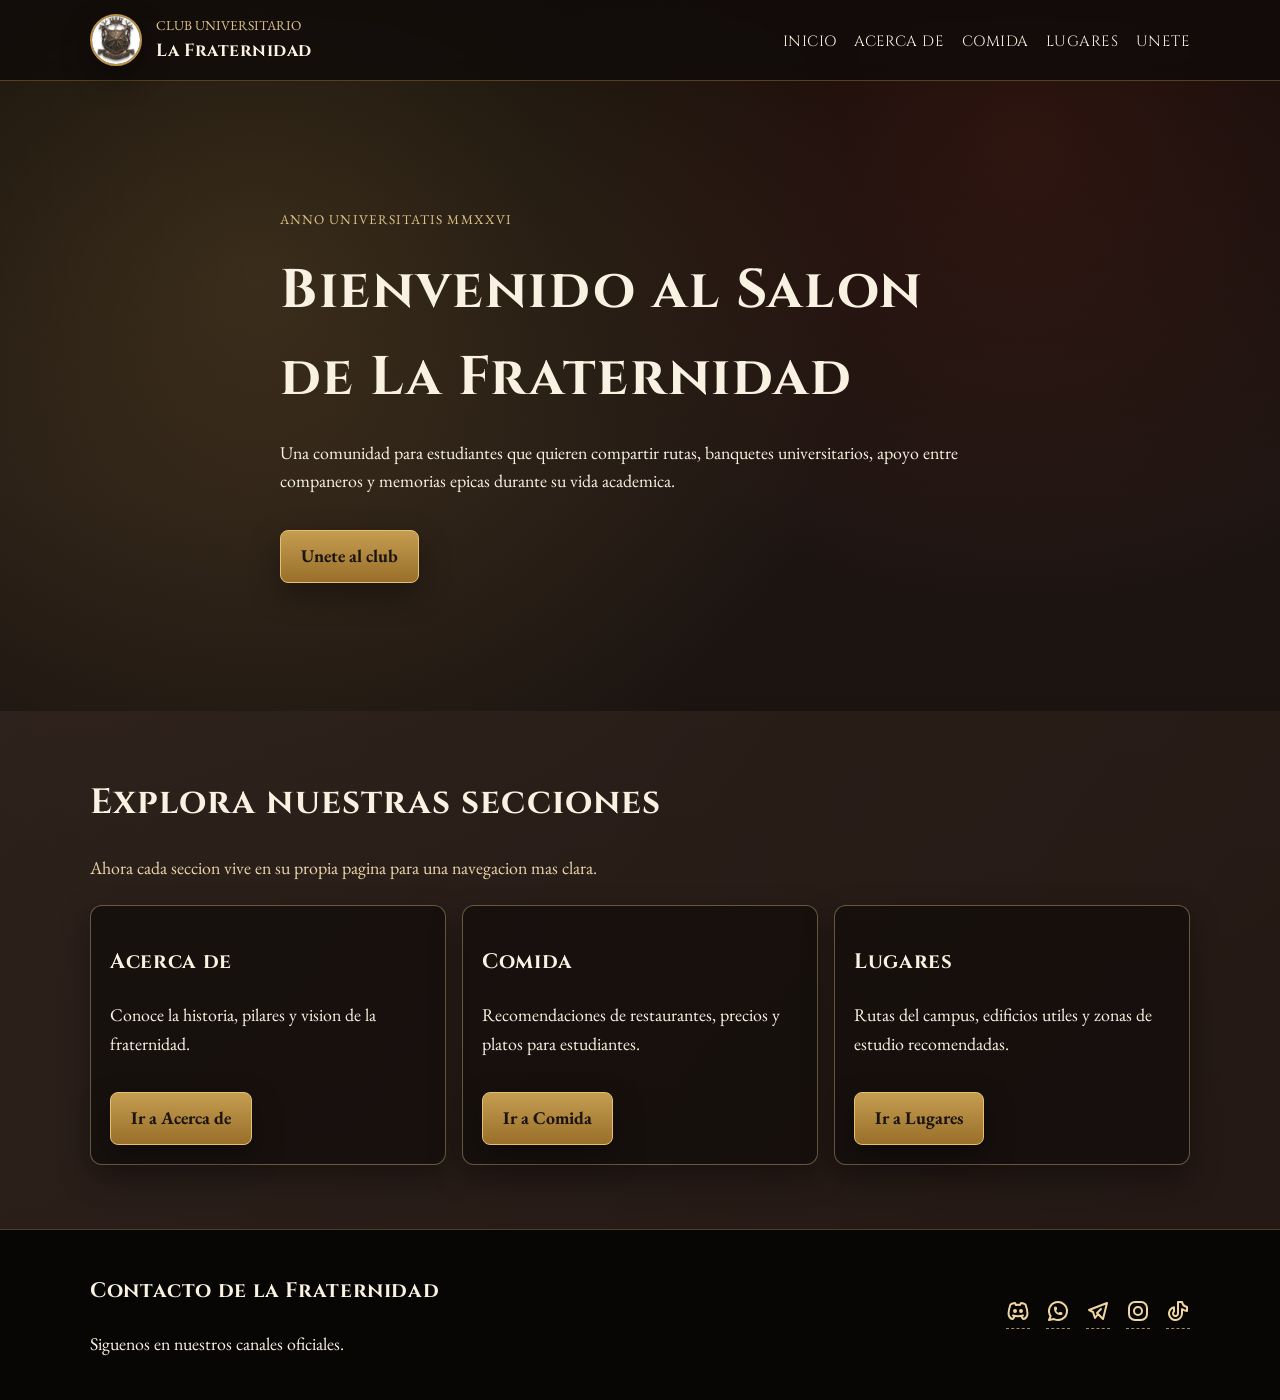
<file: index.html>
<!doctype html>
<html lang="es">
<head>
    <meta charset="utf-8">
    <meta name="viewport" content="width=device-width, initial-scale=1">
    <link rel="icon" type="image/png" href="./assets/fraternidad.png">
    <title>La Fraternidad | Inicio</title>
    <meta name="description" content="Club universitario con espiritu medieval: comunidad, rutas, comida y aventuras estudiantiles.">
    <link rel="preconnect" href="https://fonts.googleapis.com">
    <link rel="preconnect" href="https://fonts.gstatic.com" crossorigin>
    <link href="https://fonts.googleapis.com/css2?family=Cinzel:wght@500;700;800&family=EB+Garamond:wght@400;500;700&display=swap" rel="stylesheet">
    <link rel="stylesheet" href="./assets/styles.css">
</head>
<body>
    <header class="site-header" id="top">
        <div class="container nav-wrap">
            <a class="brand" href="./index.html" aria-label="Inicio La Fraternidad">
                <img src="./assets/fraternidad.jpeg" alt="Escudo de La Fraternidad" class="brand-logo">
                <div>
                    <p class="brand-kicker">Club Universitario</p>
                    <p class="brand-title">La Fraternidad</p>
                </div>
            </a>
            <button class="menu-toggle" aria-expanded="false" aria-controls="main-menu">Menu</button>
            <nav>
                <ul id="main-menu" class="menu">
                    <li><a href="./index.html">Inicio</a></li>
                    <li><a href="./paginas/acerca.html">Acerca de</a></li>
                    <li><a href="./paginas/comida.html">Comida</a></li>
                    <li><a href="./paginas/lugares.html">Lugares</a></li>
                    <li><a href="./paginas/unete.html">Unete</a></li>
                </ul>
            </nav>
        </div>
    </header>

    <main>
        <section class="hero section">
            <div class="container hero-content">
                <p class="eyebrow">Anno Universitatis MMXXVI</p>
                <h1>Bienvenido al Salon de La Fraternidad</h1>
                <p>
                    Una comunidad para estudiantes que quieren compartir rutas, banquetes universitarios,
                    apoyo entre companeros y memorias epicas durante su vida academica.
                </p>
                <a href="./paginas/unete.html" class="btn-primary">Unete al club</a>
            </div>
        </section>

        <section class="section parchment">
            <div class="container">
                <h2>Explora nuestras secciones</h2>
                <p class="section-intro">Ahora cada seccion vive en su propia pagina para una navegacion mas clara.</p>
                <div class="placeholder-grid">
                    <article class="placeholder-card">
                        <h3>Acerca de</h3>
                        <p>Conoce la historia, pilares y vision de la fraternidad.</p>
                        <a class="btn-primary" href="./paginas/acerca.html">Ir a Acerca de</a>
                    </article>
                    <article class="placeholder-card">
                        <h3>Comida</h3>
                        <p>Recomendaciones de restaurantes, precios y platos para estudiantes.</p>
                        <a class="btn-primary" href="./paginas/comida.html">Ir a Comida</a>
                    </article>
                    <article class="placeholder-card">
                        <h3>Lugares</h3>
                        <p>Rutas del campus, edificios utiles y zonas de estudio recomendadas.</p>
                        <a class="btn-primary" href="./paginas/lugares.html">Ir a Lugares</a>
                    </article>
                </div>
            </div>
        </section>
    </main>

    <footer class="site-footer">
        <div class="container footer-grid">
            <div>
                <h3>Contacto de la Fraternidad</h3>
                <p>Siguenos en nuestros canales oficiales.</p>
            </div>
            <ul class="social-links">
                <li><a href="https://discord.gg/yourinvite" target="_blank" rel="noopener noreferrer">
                    <svg xmlns="http://www.w3.org/2000/svg" width="24" height="24" viewBox="0 0 24 24" fill="none" stroke="currentColor" stroke-width="2" stroke-linecap="round" stroke-linejoin="round" class="icon icon-tabler icons-tabler-outline icon-tabler-brand-discord"><path stroke="none" d="M0 0h24v24H0z" fill="none" /><path d="M8 12a1 1 0 1 0 2 0a1 1 0 0 0 -2 0" /><path d="M14 12a1 1 0 1 0 2 0a1 1 0 0 0 -2 0" /><path d="M15.5 17c0 1 1.5 3 2 3c1.5 0 2.833 -1.667 3.5 -3c.667 -1.667 .5 -5.833 -1.5 -11.5c-1.457 -1.015 -3 -1.34 -4.5 -1.5l-.972 1.923a11.913 11.913 0 0 0 -4.053 0l-.975 -1.923c-1.5 .16 -3.043 .485 -4.5 1.5c-2 5.667 -2.167 9.833 -1.5 11.5c.667 1.333 2 3 3.5 3c.5 0 2 -2 2 -3" /><path d="M7 16.5c3.5 1 6.5 1 10 0" />
                    </svg></a>
                </li>
                <li><a href="https://chat.whatsapp.com/Cyn61HVEgZJ2REvMO6CGEy" target="_blank" rel="noopener noreferrer">
                    <svg xmlns="http://www.w3.org/2000/svg" width="24" height="24" viewBox="0 0 24 24" fill="none" stroke="currentColor" stroke-width="2" stroke-linecap="round" stroke-linejoin="round" class="icon icon-tabler icons-tabler-outline icon-tabler-brand-whatsapp">
	                    <path stroke="none" d="M0 0h24v24H0z" fill="none" />
	                    <path d="M3 21l1.65 -3.8a9 9 0 1 1 3.4 2.9l-5.05 .9" />
	                    <path d="M9 10a.5 .5 0 0 0 1 0v-1a.5 .5 0 0 0 -1 0v1a5 5 0 0 0 5 5h1a.5 .5 0 0 0 0 -1h-1a.5 .5 0 0 0 0 1" />
                    </svg></a>
                </li>
                <li><a href="https://t.me/Unificadorbot" target="_blank" rel="noopener noreferrer">
                    <svg xmlns="http://www.w3.org/2000/svg" width="24" height="24" viewBox="0 0 24 24" fill="none" stroke="currentColor" stroke-width="2" stroke-linecap="round" stroke-linejoin="round" class="icon icon-tabler icons-tabler-outline icon-tabler-brand-telegram">
	                    <path stroke="none" d="M0 0h24v24H0z" fill="none" />
	                    <path d="M15 10l-4 4l6 6l4 -16l-18 7l4 2l2 6l3 -4" />
                    </svg></a>
                </li>
                <li><a href="https://www.instagram.com/somos_la_fraternidad/" target="_blank" rel="noopener noreferrer">
                    <svg xmlns="http://www.w3.org/2000/svg" fill="none" viewBox="0 0 24 24" stroke="currentColor" stroke-width="2" stroke-linecap="round" stroke-linejoin="round" height="24" width="24">
                        <rect x="3" y="3" width="18" height="18" rx="6" ry="6" stroke="currentColor" stroke-width="2" fill="none"></rect>
                        <circle cx="12" cy="12" r="4" stroke="currentColor" stroke-width="2" fill="none"></circle>
                    </svg></a>
                </li>
                <li><a href="https://www.tiktok.com/@somos_la_fraternidad" target="_blank" rel="noopener noreferrer">
                    <svg xmlns="http://www.w3.org/2000/svg" width="24" height="24" viewBox="0 0 24 24" fill="none" stroke="currentColor" stroke-width="2" stroke-linecap="round" stroke-linejoin="round" class="icon icon-tabler icons-tabler-outline icon-tabler-brand-tiktok">
	                    <path stroke="none" d="M0 0h24v24H0z" fill="none" />
	                    <path d="M21 7.917v4.034a9.948 9.948 0 0 1 -5 -1.951v4.5a6.5 6.5 0 1 1 -8 -6.326v4.326a2.5 2.5 0 1 0 4 2v-11.5h4.083a6.005 6.005 0 0 0 4.917 4.917" />
                    </svg></a>
                </li>
            </ul>
        </div>
    </footer>

    <script src="./assets/main.js"></script>
</body>
</html>
</file>
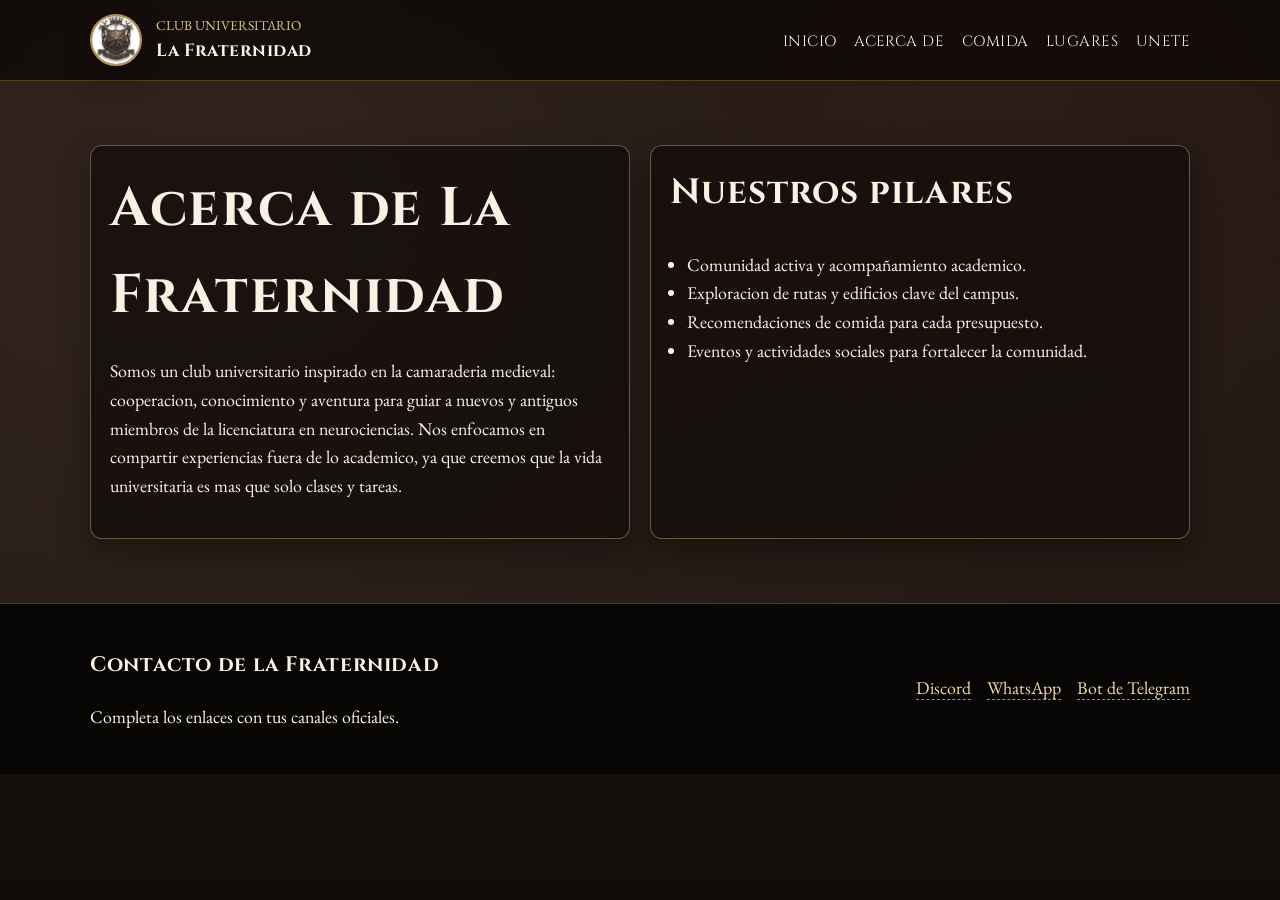
<file: paginas/acerca.html>
<!doctype html>
<html lang="es">
<head>
    <meta charset="utf-8">
    <meta name="viewport" content="width=device-width, initial-scale=1">
    <title>La Fraternidad | Acerca de</title>
    <meta name="description" content="Historia y pilares de La Fraternidad.">
    <link rel="preconnect" href="https://fonts.googleapis.com">
    <link rel="preconnect" href="https://fonts.gstatic.com" crossorigin>
    <link href="https://fonts.googleapis.com/css2?family=Cinzel:wght@500;700;800&family=EB+Garamond:wght@400;500;700&display=swap" rel="stylesheet">
    <link rel="stylesheet" href="../assets/styles.css">
</head>
<body>
    <header class="site-header" id="top">
        <div class="container nav-wrap">
            <a class="brand" href="../index.html" aria-label="Inicio La Fraternidad">
                <img src="../assets/fraternidad.jpeg" alt="Escudo de La Fraternidad" class="brand-logo">
                <div>
                    <p class="brand-kicker">Club Universitario</p>
                    <p class="brand-title">La Fraternidad</p>
                </div>
            </a>
            <button class="menu-toggle" aria-expanded="false" aria-controls="main-menu">Menu</button>
            <nav>
                <ul id="main-menu" class="menu">
                    <li><a href="../index.html">Inicio</a></li>
                    <li><a href="./acerca.html">Acerca de</a></li>
                    <li><a href="./comida.html">Comida</a></li>
                    <li><a href="./lugares.html">Lugares</a></li>
                    <li><a href="./unete.html">Unete</a></li>
                </ul>
            </nav>
        </div>
    </header>

    <main>
        <section class="section parchment">
            <div class="container grid-2">
                <article class="card">
                    <h1>Acerca de La Fraternidad</h1>
                    <p>
                        Somos un club universitario inspirado en la camaraderia medieval: cooperacion,
                        conocimiento y aventura para guiar a nuevos y antiguos miembros de la licenciatura en neurociencias.
                        Nos enfocamos en compartir experiencias fuera de lo academico, ya que creemos que la vida universitaria es mas que solo clases y tareas.
                    </p>
                </article>
                <article class="card">
                    <h2>Nuestros pilares</h2>
                    <ul class="list">
                        <li>Comunidad activa y acompañamiento academico.</li>
                        <li>Exploracion de rutas y edificios clave del campus.</li>
                        <li>Recomendaciones de comida para cada presupuesto.</li>
                        <li>Eventos y actividades sociales para fortalecer la comunidad.</li>
                    </ul>
                </article>
            </div>
        </section>
    </main>

    <footer class="site-footer">
        <div class="container footer-grid">
            <div>
                <h3>Contacto de la Fraternidad</h3>
                <p>Completa los enlaces con tus canales oficiales.</p>
            </div>
            <ul class="social-links">
                <li><a href="#" target="_blank" rel="noopener noreferrer">Discord</a></li>
                <li><a href="#" target="_blank" rel="noopener noreferrer">WhatsApp</a></li>
                <li><a href="#" target="_blank" rel="noopener noreferrer">Bot de Telegram</a></li>
            </ul>
        </div>
    </footer>

    <script src="../assets/main.js"></script>
</body>
</html>
</file>
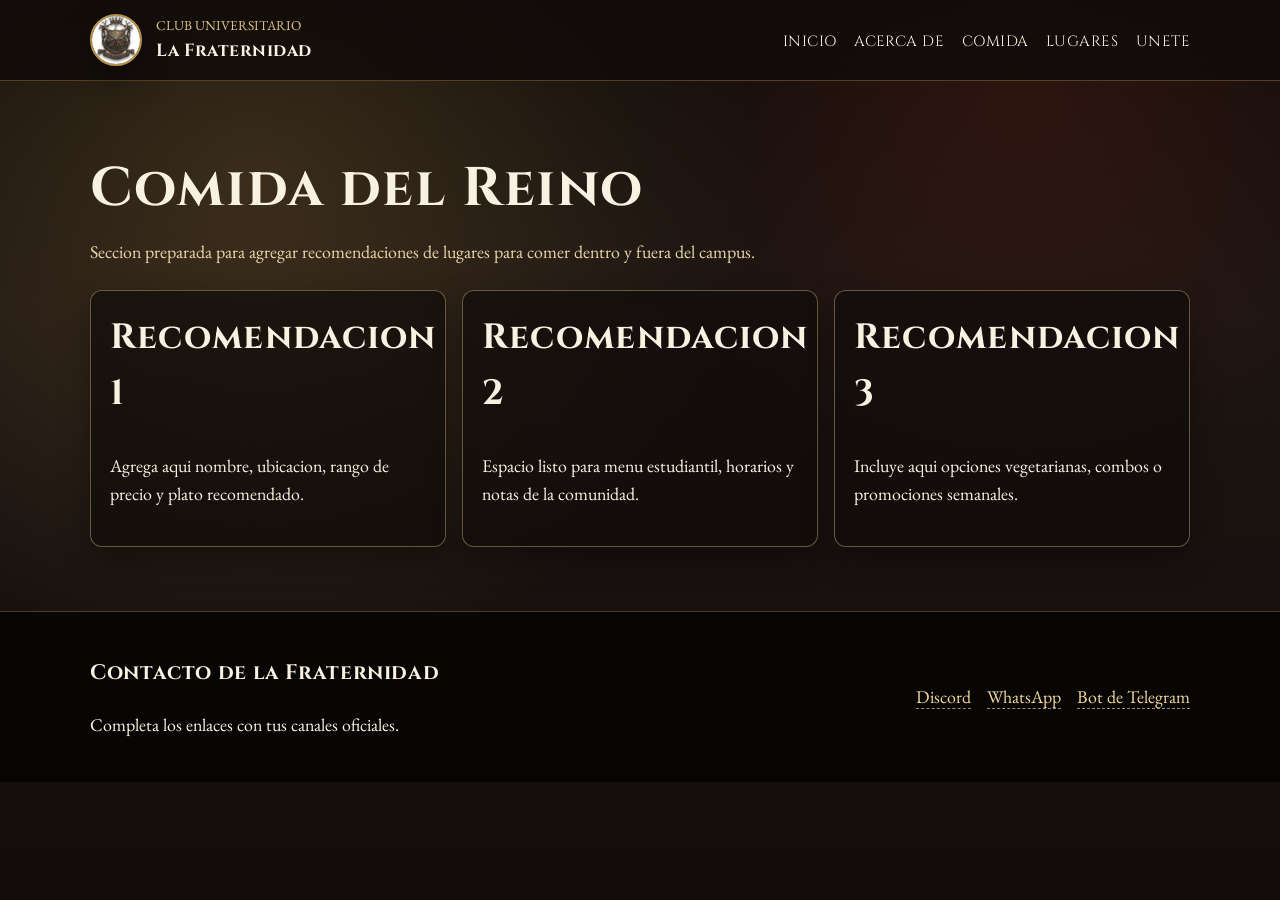
<file: paginas/comida.html>
<!doctype html>
<html lang="es">
<head>
    <meta charset="utf-8">
    <meta name="viewport" content="width=device-width, initial-scale=1">
    <title>La Fraternidad | Comida</title>
    <meta name="description" content="Recomendaciones de comida para estudiantes.">
    <link rel="preconnect" href="https://fonts.googleapis.com">
    <link rel="preconnect" href="https://fonts.gstatic.com" crossorigin>
    <link href="https://fonts.googleapis.com/css2?family=Cinzel:wght@500;700;800&family=EB+Garamond:wght@400;500;700&display=swap" rel="stylesheet">
    <link rel="stylesheet" href="../assets/styles.css">
</head>
<body>
    <header class="site-header" id="top">
        <div class="container nav-wrap">
            <a class="brand" href="../index.html" aria-label="Inicio La Fraternidad">
                <img src="../assets/fraternidad.jpeg" alt="Escudo de La Fraternidad" class="brand-logo">
                <div>
                    <p class="brand-kicker">Club Universitario</p>
                    <p class="brand-title">La Fraternidad</p>
                </div>
            </a>
            <button class="menu-toggle" aria-expanded="false" aria-controls="main-menu">Menu</button>
            <nav>
                <ul id="main-menu" class="menu">
                    <li><a href="../index.html">Inicio</a></li>
                    <li><a href="./acerca.html">Acerca de</a></li>
                    <li><a href="./comida.html">Comida</a></li>
                    <li><a href="./lugares.html">Lugares</a></li>
                    <li><a href="./unete.html">Unete</a></li>
                </ul>
            </nav>
        </div>
    </header>

    <main>
        <section class="section">
            <div class="container">
                <h1>Comida del Reino</h1>
                <p class="section-intro">Seccion preparada para agregar recomendaciones de lugares para comer dentro y fuera del campus.</p>
                <div class="placeholder-grid">
                    <article class="placeholder-card">
                        <h2>Recomendacion 1</h2>
                        <p>Agrega aqui nombre, ubicacion, rango de precio y plato recomendado.</p>
                    </article>
                    <article class="placeholder-card">
                        <h2>Recomendacion 2</h2>
                        <p>Espacio listo para menu estudiantil, horarios y notas de la comunidad.</p>
                    </article>
                    <article class="placeholder-card">
                        <h2>Recomendacion 3</h2>
                        <p>Incluye aqui opciones vegetarianas, combos o promociones semanales.</p>
                    </article>
                </div>
            </div>
        </section>
    </main>

    <footer class="site-footer">
        <div class="container footer-grid">
            <div>
                <h3>Contacto de la Fraternidad</h3>
                <p>Completa los enlaces con tus canales oficiales.</p>
            </div>
            <ul class="social-links">
                <li><a href="#" target="_blank" rel="noopener noreferrer">Discord</a></li>
                <li><a href="#" target="_blank" rel="noopener noreferrer">WhatsApp</a></li>
                <li><a href="#" target="_blank" rel="noopener noreferrer">Bot de Telegram</a></li>
            </ul>
        </div>
    </footer>

    <script src="../assets/main.js"></script>
</body>
</html>
</file>
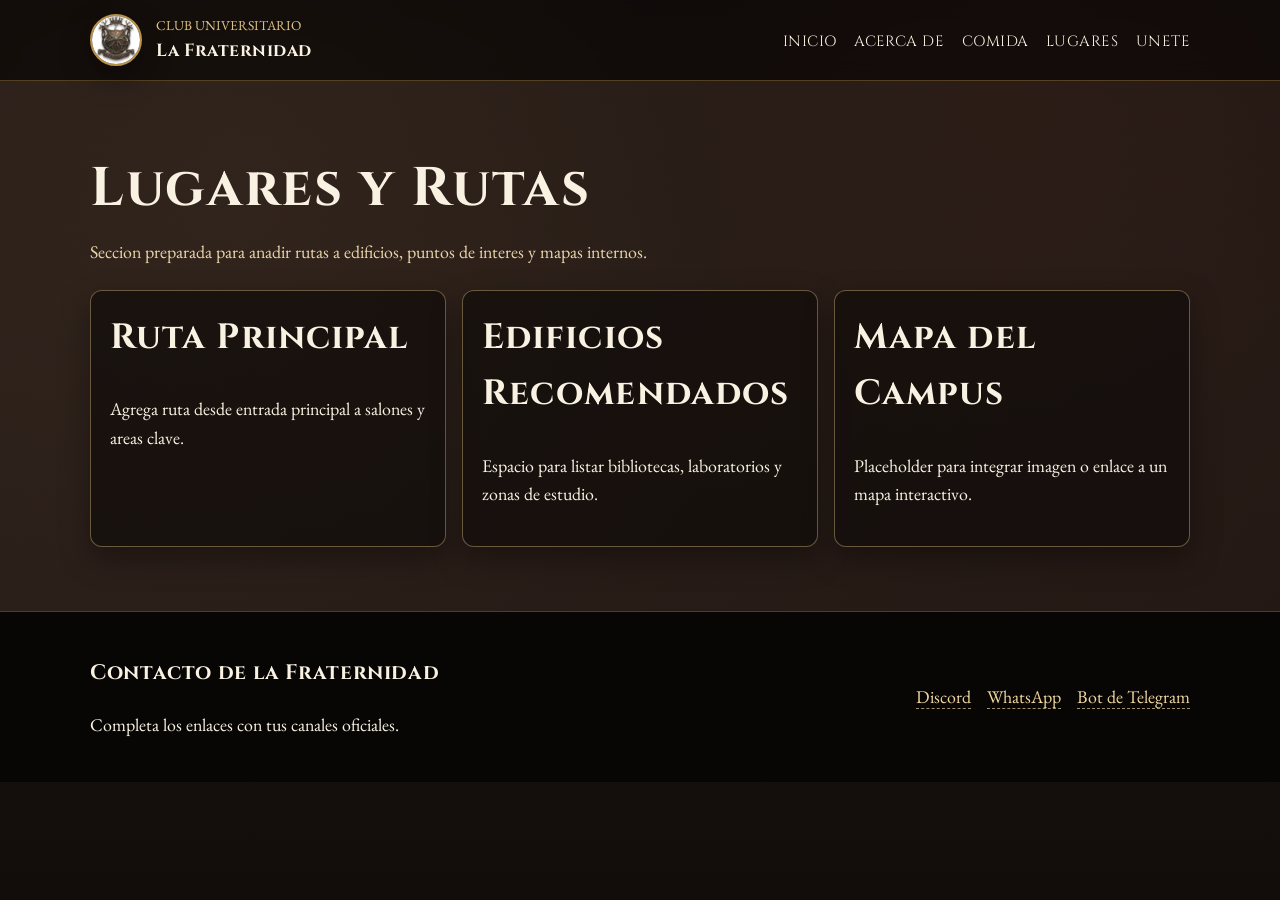
<file: paginas/lugares.html>
<!doctype html>
<html lang="es">
<head>
    <meta charset="utf-8">
    <meta name="viewport" content="width=device-width, initial-scale=1">
    <title>La Fraternidad | Lugares</title>
    <meta name="description" content="Rutas y lugares recomendados del campus.">
    <link rel="preconnect" href="https://fonts.googleapis.com">
    <link rel="preconnect" href="https://fonts.gstatic.com" crossorigin>
    <link href="https://fonts.googleapis.com/css2?family=Cinzel:wght@500;700;800&family=EB+Garamond:wght@400;500;700&display=swap" rel="stylesheet">
    <link rel="stylesheet" href="../assets/styles.css">
</head>
<body>
    <header class="site-header" id="top">
        <div class="container nav-wrap">
            <a class="brand" href="../index.html" aria-label="Inicio La Fraternidad">
                <img src="../assets/fraternidad.jpeg" alt="Escudo de La Fraternidad" class="brand-logo">
                <div>
                    <p class="brand-kicker">Club Universitario</p>
                    <p class="brand-title">La Fraternidad</p>
                </div>
            </a>
            <button class="menu-toggle" aria-expanded="false" aria-controls="main-menu">Menu</button>
            <nav>
                <ul id="main-menu" class="menu">
                    <li><a href="../index.html">Inicio</a></li>
                    <li><a href="./acerca.html">Acerca de</a></li>
                    <li><a href="./comida.html">Comida</a></li>
                    <li><a href="./lugares.html">Lugares</a></li>
                    <li><a href="./unete.html">Unete</a></li>
                </ul>
            </nav>
        </div>
    </header>

    <main>
        <section class="section parchment">
            <div class="container">
                <h1>Lugares y Rutas</h1>
                <p class="section-intro">Seccion preparada para anadir rutas a edificios, puntos de interes y mapas internos.</p>
                <div class="placeholder-grid">
                    <article class="placeholder-card">
                        <h2>Ruta Principal</h2>
                        <p>Agrega ruta desde entrada principal a salones y areas clave.</p>
                    </article>
                    <article class="placeholder-card">
                        <h2>Edificios Recomendados</h2>
                        <p>Espacio para listar bibliotecas, laboratorios y zonas de estudio.</p>
                    </article>
                    <article class="placeholder-card">
                        <h2>Mapa del Campus</h2>
                        <p>Placeholder para integrar imagen o enlace a un mapa interactivo.</p>
                    </article>
                </div>
            </div>
        </section>
    </main>

    <footer class="site-footer">
        <div class="container footer-grid">
            <div>
                <h3>Contacto de la Fraternidad</h3>
                <p>Completa los enlaces con tus canales oficiales.</p>
            </div>
            <ul class="social-links">
                <li><a href="#" target="_blank" rel="noopener noreferrer">Discord</a></li>
                <li><a href="#" target="_blank" rel="noopener noreferrer">WhatsApp</a></li>
                <li><a href="#" target="_blank" rel="noopener noreferrer">Bot de Telegram</a></li>
            </ul>
        </div>
    </footer>

    <script src="../assets/main.js"></script>
</body>
</html>
</file>
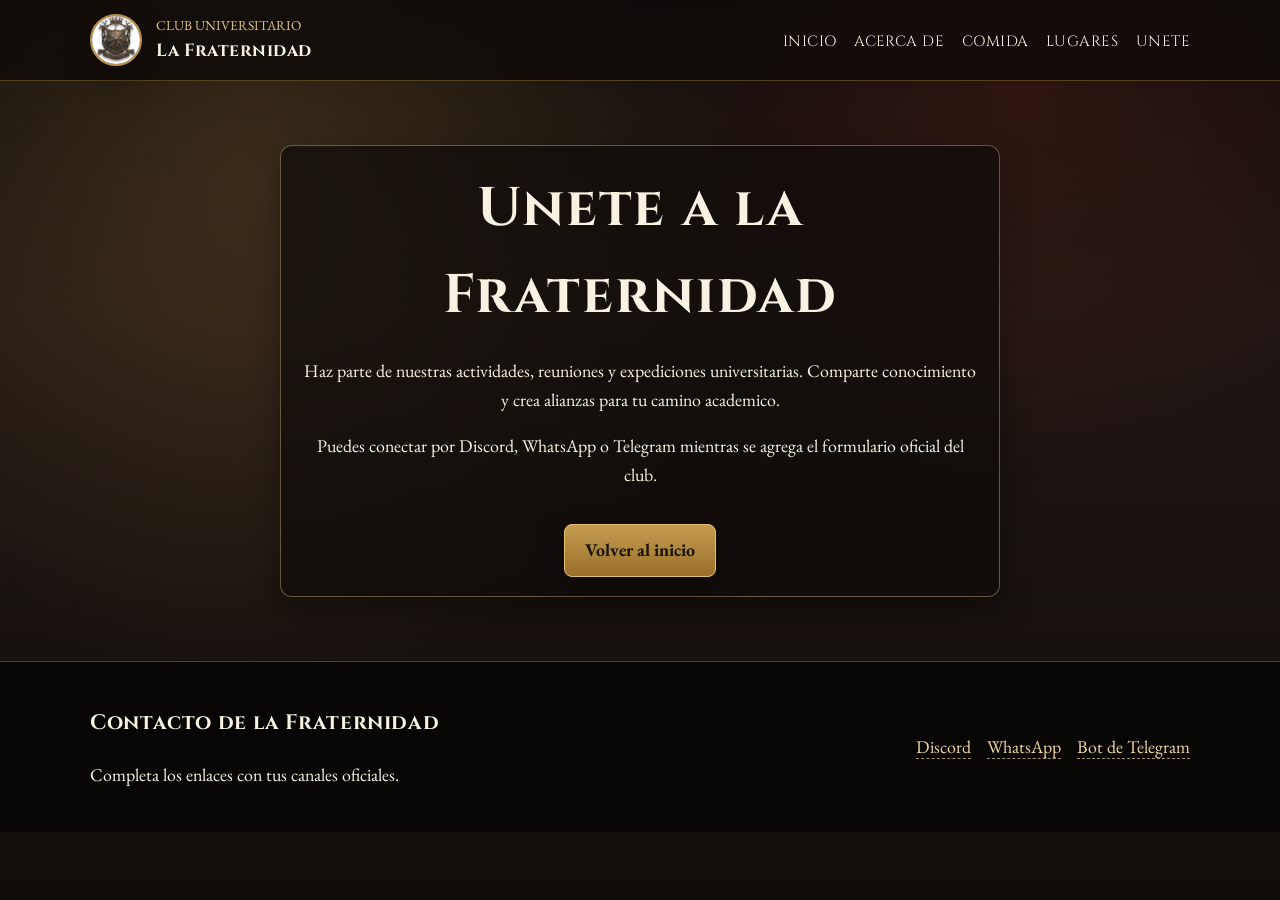
<file: paginas/unete.html>
<!doctype html>
<html lang="es">
<head>
    <meta charset="utf-8">
    <meta name="viewport" content="width=device-width, initial-scale=1">
    <title>La Fraternidad | Unete</title>
    <meta name="description" content="Formulario y llamado para unirte a La Fraternidad.">
    <link rel="preconnect" href="https://fonts.googleapis.com">
    <link rel="preconnect" href="https://fonts.gstatic.com" crossorigin>
    <link href="https://fonts.googleapis.com/css2?family=Cinzel:wght@500;700;800&family=EB+Garamond:wght@400;500;700&display=swap" rel="stylesheet">
    <link rel="stylesheet" href="../assets/styles.css">
</head>
<body>
    <header class="site-header" id="top">
        <div class="container nav-wrap">
            <a class="brand" href="../index.html" aria-label="Inicio La Fraternidad">
                <img src="../assets/fraternidad.jpeg" alt="Escudo de La Fraternidad" class="brand-logo">
                <div>
                    <p class="brand-kicker">Club Universitario</p>
                    <p class="brand-title">La Fraternidad</p>
                </div>
            </a>
            <button class="menu-toggle" aria-expanded="false" aria-controls="main-menu">Menu</button>
            <nav>
                <ul id="main-menu" class="menu">
                    <li><a href="../index.html">Inicio</a></li>
                    <li><a href="./acerca.html">Acerca de</a></li>
                    <li><a href="./comida.html">Comida</a></li>
                    <li><a href="./lugares.html">Lugares</a></li>
                    <li><a href="./unete.html">Unete</a></li>
                </ul>
            </nav>
        </div>
    </header>

    <main>
        <section class="section">
            <div class="container card join-card">
                <h1>Unete a la Fraternidad</h1>
                <p>
                    Haz parte de nuestras actividades, reuniones y expediciones universitarias.
                    Comparte conocimiento y crea alianzas para tu camino academico.
                </p>
                <p>
                    Puedes conectar por Discord, WhatsApp o Telegram mientras se agrega
                    el formulario oficial del club.
                </p>
                <a href="../index.html" class="btn-primary">Volver al inicio</a>
            </div>
        </section>
    </main>

    <footer class="site-footer">
        <div class="container footer-grid">
            <div>
                <h3>Contacto de la Fraternidad</h3>
                <p>Completa los enlaces con tus canales oficiales.</p>
            </div>
            <ul class="social-links">
                <li><a href="#" target="_blank" rel="noopener noreferrer">Discord</a></li>
                <li><a href="#" target="_blank" rel="noopener noreferrer">WhatsApp</a></li>
                <li><a href="#" target="_blank" rel="noopener noreferrer">Bot de Telegram</a></li>
            </ul>
        </div>
    </footer>

    <script src="../assets/main.js"></script>
</body>
</html>
</file>
<file: assets/styles.css>
:root {
    --bg-dark: #16110f;
    --bg-parchment: #e8dcc2;
    --bg-ink: #2f211b;
    --accent-gold: #b89146;
    --accent-red: #8f2d1f;
    --text-light: #f9f2e2;
    --text-dark: #2c1f1a;
    --shadow-deep: 0 12px 30px rgba(0, 0, 0, 0.35);
    --container: 1100px;
}

* {
    box-sizing: border-box;
}

html {
    scroll-behavior: smooth;
}

body {
    margin: 0;
    background:
        radial-gradient(circle at 20% 20%, rgba(184, 145, 70, 0.22), transparent 40%),
        radial-gradient(circle at 80% 10%, rgba(143, 45, 31, 0.22), transparent 30%),
        linear-gradient(180deg, #0f0b09 0%, #1d1512 35%, #120d0b 100%);
    color: var(--text-light);
    font-family: "EB Garamond", serif;
    font-size: 1.12rem;
    line-height: 1.6;
    min-height: 100vh;
}

h1,
h2,
h3,
.brand-title,
.menu a {
    font-family: "Cinzel", serif;
    letter-spacing: 0.03em;
}

h1 {
    font-size: clamp(2rem, 5vw, 3.4rem);
    margin: 0 0 0.8rem;
}

h2 {
    font-size: clamp(1.5rem, 4vw, 2.2rem);
    margin-top: 0;
}

.container {
    width: min(100% - 2rem, var(--container));
    margin-inline: auto;
}

.section {
    padding: 4rem 0;
}

.site-header {
    position: sticky;
    top: 0;
    z-index: 10;
    backdrop-filter: blur(10px);
    background: rgba(16, 11, 10, 0.82);
    border-bottom: 1px solid rgba(184, 145, 70, 0.4);
}

.nav-wrap {
    display: flex;
    align-items: center;
    justify-content: space-between;
    gap: 1rem;
    min-height: 80px;
}

.brand {
    display: flex;
    align-items: center;
    gap: 0.9rem;
    text-decoration: none;
    color: var(--text-light);
}

.brand-logo {
    width: 52px;
    height: 52px;
    border-radius: 50%;
    border: 2px solid var(--accent-gold);
    object-fit: cover;
    box-shadow: var(--shadow-deep);
}

.brand-kicker {
    margin: 0;
    font-size: 0.85rem;
    text-transform: uppercase;
    color: #e0c58a;
}

.brand-title {
    margin: 0;
    font-size: 1.1rem;
    font-weight: 700;
}

.menu-toggle {
    display: none;
    border: 1px solid var(--accent-gold);
    background: rgba(184, 145, 70, 0.1);
    color: var(--text-light);
    padding: 0.45rem 0.7rem;
    border-radius: 6px;
    font-family: "Cinzel", serif;
}

.menu {
    display: flex;
    gap: 1.1rem;
    padding: 0;
    margin: 0;
    list-style: none;
}

.menu a {
    color: var(--text-light);
    text-decoration: none;
    font-size: 0.93rem;
    text-transform: uppercase;
    padding: 0.25rem 0;
    border-bottom: 1px solid transparent;
    transition: border-color 0.25s ease, color 0.25s ease;
}

.menu a:hover,
.menu a:focus-visible {
    color: #f2d79b;
    border-color: #f2d79b;
}

.hero {
    min-height: 70vh;
    display: grid;
    align-items: center;
}

.hero-content {
    max-width: 720px;
}

.eyebrow {
    margin: 0 0 1rem;
    color: #dfc488;
    text-transform: uppercase;
    letter-spacing: 0.08em;
    font-size: 0.84rem;
}

.btn-primary {
    display: inline-block;
    margin-top: 1rem;
    padding: 0.7rem 1.25rem;
    background: linear-gradient(180deg, #c59d50 0%, #996f2a 100%);
    color: #1b140f;
    border: 1px solid #e4c16f;
    text-decoration: none;
    border-radius: 8px;
    font-weight: 700;
    box-shadow: var(--shadow-deep);
    transition: transform 0.2s ease, filter 0.2s ease;
}

.btn-primary:hover,
.btn-primary:focus-visible {
    transform: translateY(-2px);
    filter: brightness(1.08);
}

.parchment {
    background:
        linear-gradient(0deg, rgba(38, 25, 20, 0.78), rgba(38, 25, 20, 0.78)),
        linear-gradient(125deg, rgba(232, 220, 194, 0.2), rgba(232, 220, 194, 0.03));
}

.grid-2 {
    display: grid;
    grid-template-columns: repeat(2, minmax(0, 1fr));
    gap: 1.2rem;
}

.card,
.placeholder-card {
    border: 1px solid rgba(224, 197, 138, 0.4);
    border-radius: 12px;
    padding: 1.2rem;
    background: rgba(17, 12, 10, 0.7);
    box-shadow: var(--shadow-deep);
}

.list {
    margin: 0;
    padding-left: 1.1rem;
}

.section-intro {
    margin-top: -0.4rem;
    margin-bottom: 1.4rem;
    color: #ead5ab;
}

.placeholder-grid {
    display: grid;
    grid-template-columns: repeat(3, minmax(0, 1fr));
    gap: 1rem;
}

.join-card {
    text-align: center;
    max-width: 720px;
}

.site-footer {
    border-top: 1px solid rgba(184, 145, 70, 0.4);
    background: rgba(8, 6, 5, 0.95);
    padding: 1.5rem 0;
}

.footer-grid {
    display: flex;
    align-items: center;
    justify-content: space-between;
    gap: 1rem;
}

.social-links {
    list-style: none;
    display: flex;
    gap: 1rem;
    margin: 0;
    padding: 0;
}

.social-links a {
    color: #f0d79f;
    text-decoration: none;
    border-bottom: 1px dashed rgba(240, 215, 159, 0.65);
}

.social-links a:hover,
.social-links a:focus-visible {
    color: #ffe6b1;
}

@media (max-width: 850px) {
    .grid-2,
    .placeholder-grid {
        grid-template-columns: 1fr;
    }

    .menu-toggle {
        display: inline-flex;
    }

    .menu {
        position: absolute;
        top: 80px;
        right: 1rem;
        flex-direction: column;
        gap: 0.2rem;
        width: min(240px, 78vw);
        padding: 0.7rem;
        border: 1px solid rgba(184, 145, 70, 0.5);
        border-radius: 10px;
        background: rgba(17, 12, 10, 0.95);
        box-shadow: var(--shadow-deep);
        opacity: 0;
        transform: translateY(-8px);
        pointer-events: none;
        transition: opacity 0.2s ease, transform 0.2s ease;
    }

    .menu.is-open {
        opacity: 1;
        transform: translateY(0);
        pointer-events: auto;
    }

    .footer-grid {
        flex-direction: column;
        align-items: flex-start;
    }
}
</file>
